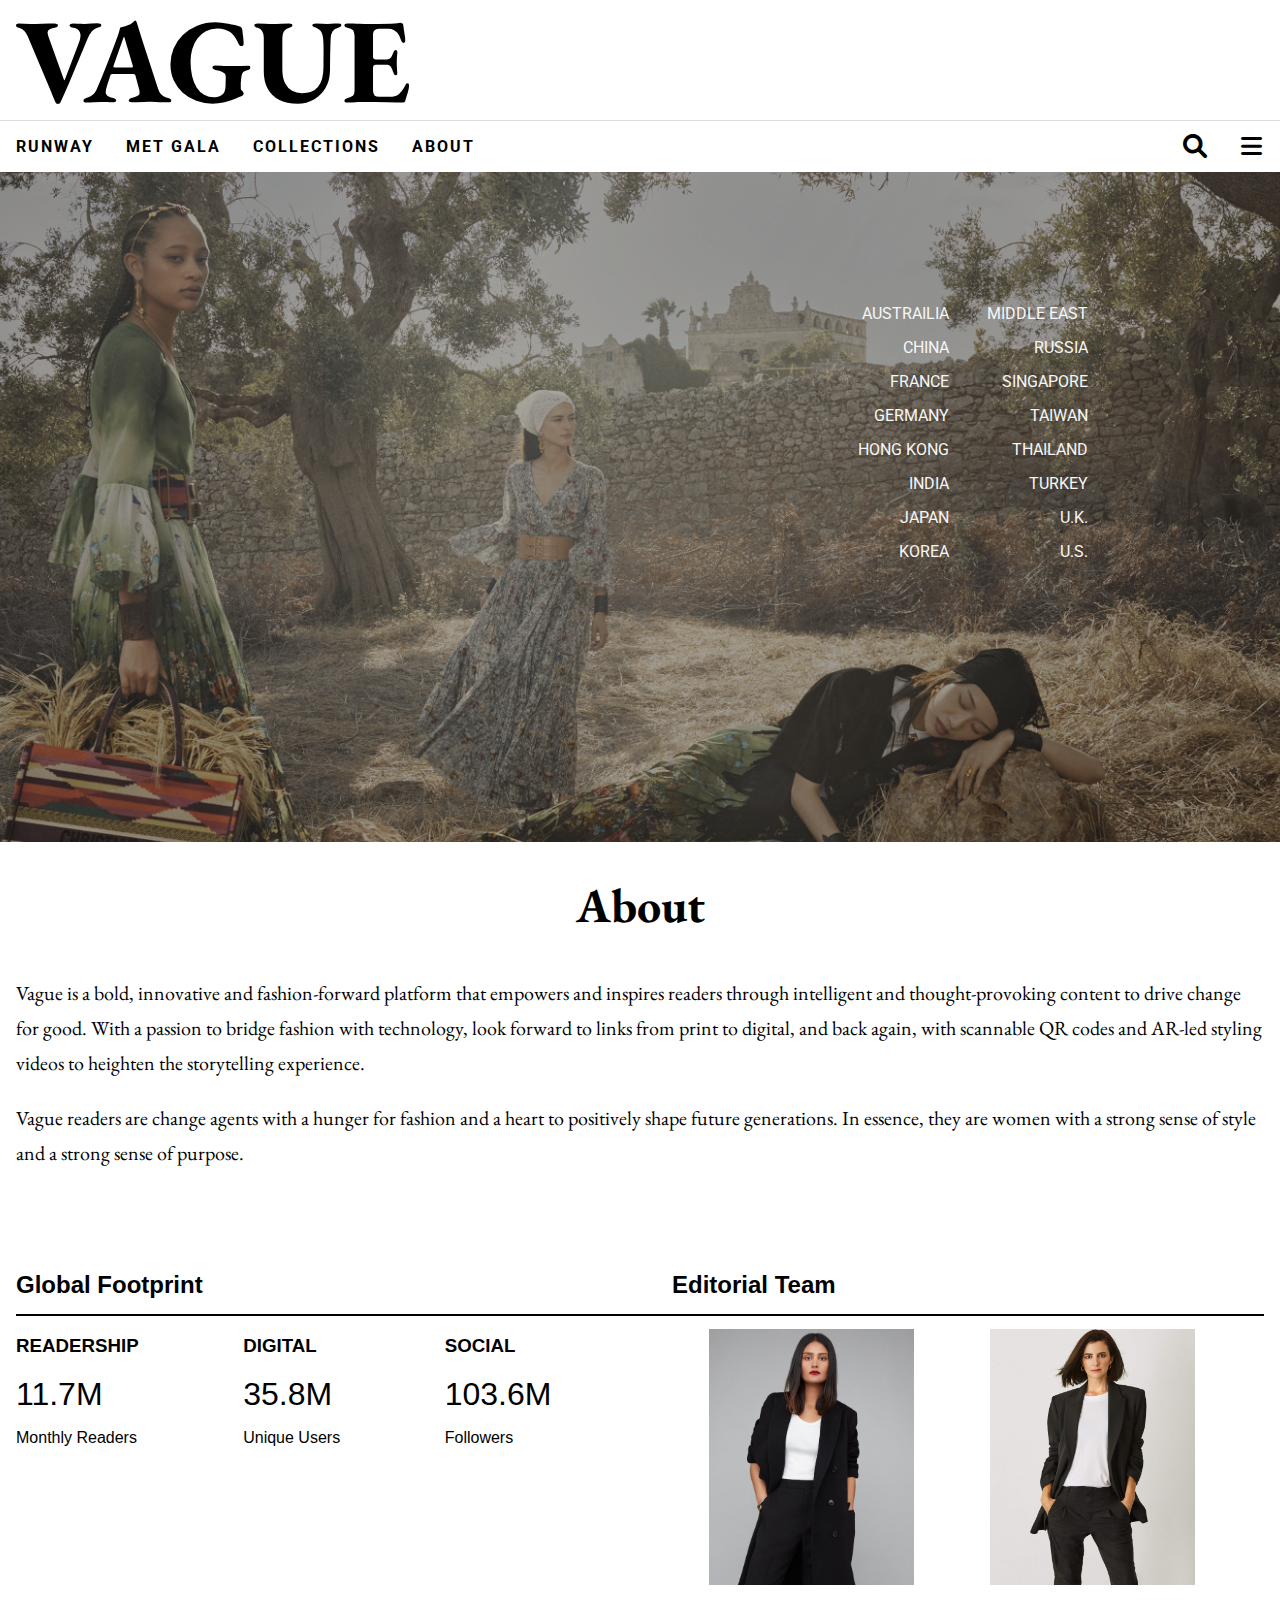
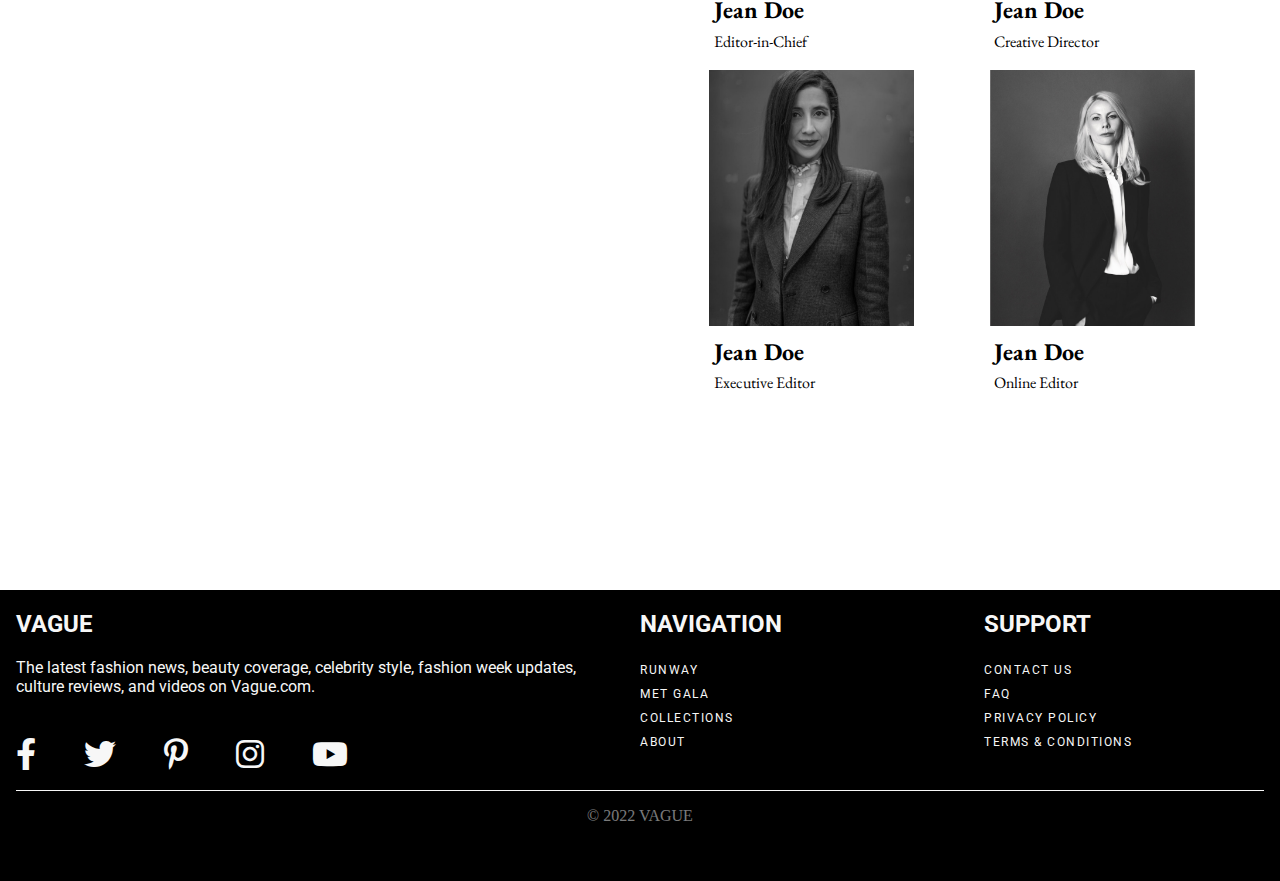
<file: aboutUs.html>
<!DOCTYPE html>
<html lang="en">
<head>
    <meta charset="UTF-8">
    <meta http-equiv="X-UA-Compatible" content="IE=edge">
    <meta name="viewport" content="width=device-width, initial-scale=1.0">
    <title>Vague</title>
    <link rel="stylesheet" href="https://cdnjs.cloudflare.com/ajax/libs/font-awesome/6.0.0/css/all.min.css"/>
    <link rel="preconnect" href="https://fonts.googleapis.com">
    <link rel="preconnect" href="https://fonts.gstatic.com" crossorigin>
    <link href="https://fonts.googleapis.com/css2?family=EB+Garamond&display=swap" rel="stylesheet">
    <link href="https://fonts.googleapis.com/css2?family=Roboto:wght@300&display=swap" rel="stylesheet">
    <link href="https://fonts.googleapis.com/css2?family=EB+Garamond:wght@800&display=swap" rel="stylesheet">
</head>
<body>
    <!--Header-->
    <header>
        <a id="homeAnchor" href="#"><h1>VAGUE</h1></a>
    </header>
    <!--Start of navbar-->
    <section class ="navBar" id="navBar">
        <div class="navBarContent">
            <div class="mainNav">
                <!--Navbar links--> 
                <ul>
                    <li><a id="runwayAnchor" href="#">RUNWAY</a></li>
                    <li><a id="metGalaAnchor" href="#">MET GALA</a></li>
                    <li><a id="collectionAnchor" href="#">COLLECTIONS</a></li>
                    <li><a id="aboutAnchor" href="#">ABOUT</a></li>
                </ul>
            </div>
            <div class="utilityNav">
                <!--Hamburger and search feature-->
                <ul>
                    <li><a onclick="showSearchPage()"><i class="fa fa-search"></i></a></li>
                    <li><a onclick="showHamburgerMenu()"><i class="fa fa-bars"></i></a></li>
                </ul>
            </div>
        </div>
    </section>
    <!--Search page overlay-->
    <div id="searchPage" class="searchPage">
        <div id="crossButton1" class="searchCross" onclick="closeSearchPage()"><i class="fa fa-times"></i></div>
        <!--Search bar-->
        <form id="searchForm" class="searchForm">
            <button type="submit" class="submitButton"><i class="fa fa-search"></i></button>
            <input class="searchBar" type="Search" placeholder="Search">
        </form>
    </div>
    <!--Hamburger menu overlay-->
    <div id="hamburgerMenu" class="hamburgerMenu">
        <div id="crossButton2" class="hamburgerCross" onclick="closeHamburgerMenu()"><i class="fa fa-times"></i></div>
        <div class="hamburgerContent">
            <ul class="hamburgerLinks">
                <!--Hamburger menu links-->
                <li><a id="runwayAnchor2" href="#">Runway</a></li>
                <li><a id="metGalaAnchor2" href="#">Met Gala</a></li>
                <li><a id="collectionAnchor2" href="#">Collections</a></li>
                <li><a id="aboutAnchor2" href="#">About</a></li>
            </ul>
            <div class="hamburgerExtras">
                <div class="hamburgerSocials">
                    <!--Hamburger social links-->
                    <p>FOLLOW US</p>
                    <ul>
                        <li><a href=""><i class="fa-brands fa-facebook-f"></i></a></li>
                        <li><a href=""><i class="fa-brands fa-twitter"></i></a></li>
                        <li><a href=""><i class="fa-brands fa-pinterest-p"></i></a></li>
                        <li><a href=""><i class="fa-brands fa-instagram"></i></a></li>
                        <li><a href=""><i class="fa-brands fa-youtube"></i></a></li>
                    </ul>
                </div>
                <div class="hamburgerModes">
                    <!--Night/Light mode options-->
                    <p>MODE</p>
                    <ul>
                        <li id="lightModeBtn"><i class="fa-regular fa-sun"></i></li>
                        <li id="nightModeBtn"><i class="fa-regular fa-moon"></i></li>
                    </ul>
                </div>
            </div>
        </div>
    </div>
    <!--Start of about us banner-->
    <div id="aboutUsBanner" class="aboutUsBanner">
        <img src="./Assets/AboutUs/aboutusbanner.jpeg" alt="Dior Cruise 2021 Campaign">
        <!--Internation branding tags-->
        <div class="aboutUsBannerOverlay">
            <!--First list-->
            <ul>
                <li>AUSTRAILIA</li>
                <li>CHINA</li>
                <li>FRANCE</li>
                <li>GERMANY</li>
                <li>HONG KONG</li>
                <li>INDIA</li>
                <li>JAPAN</li>
                <li>KOREA</li>                
            </ul>
            <!--Second list-->
            <ul>
                <li>MIDDLE EAST</li>
                <li>RUSSIA</li>
                <li>SINGAPORE</li>
                <li>TAIWAN</li>
                <li>THAILAND</li>
                <li>TURKEY</li>
                <li>U.K.</li>
                <li>U.S.</li>
            </ul>
        </div>
    </div>
    <!--Start of about us section-->
    <section class="aboutUs">
        <!--About us content-->
        <div class="aboutUsContent">
            <h2>About</h2>
            <p>Vague is a bold, innovative and fashion-forward platform that empowers and inspires readers through intelligent and thought-provoking content to drive change for good. With a passion to bridge fashion with technology, look forward to links from print to digital, and back again, with scannable QR codes and AR-led styling videos to heighten the storytelling experience.</p>
            <p>Vague readers are change agents with a hunger for fashion and a heart to positively shape future generations. In essence, they are women with a strong sense of style and a strong sense of purpose.</p>
        </div>
    </section>
    <section class="statsContainer">
        <div class="statsContent">
            <!--Company statistics-->
            <div class="globalStats">
                <div class="title"><h2>Global Footprint</h2></div>
                <div class="globalStatsInfo">
                    <div class="readership">
                        <h3>READERSHIP</h3>
                        <p>11.7M</p>
                        <p>Monthly Readers</p>
                    </div>
                    <div class="digital">
                        <h3>DIGITAL</h3>
                        <p>35.8M</p>
                        <p>Unique Users</p>
                    </div>
                    <div class="social">
                        <h3>SOCIAL</h3>
                        <p>103.6M</p>
                        <p>Followers</p>
                    </div>
                </div>
            </div>
            <!--Editorial team section-->
            <div class="teamInfo">
                <div class="teamInfoTitle">
                    <h2>Editorial Team</h2>
                </div>
                <div class="teamMembers">
                    <!--editor 1-->
                    <div id="editor1" class="editorContainer">
                        <img src="./Assets/AboutUs/editor1.jpeg" alt="Portrait of editor 1">
                        <h3>Jean Doe</h3>
                        <p>Editor-in-Chief</p>
                    </div>
                    <!--editor 2-->
                    <div id="editor2" class="editorContainer">
                        <img src="./Assets/AboutUs/editor2.jpeg" alt="Portrait of editor 2">
                        <h3>Jean Doe</h3>
                        <p>Creative Director</p>
                    </div>
                    <!--editor 3-->
                    <div id="editor3" class="editorContainer">
                        <img src="./Assets/AboutUs/editor3.jpeg" alt="Portrait of editor 3">
                        <h3>Jean Doe</h3>
                        <p>Executive Editor</p>
                    </div>
                    <!--editor 4-->
                    <div id="editor4" class="editorContainer">
                        <img src="./Assets/AboutUs/editor4.jpeg" alt="Portrait of editor 4">
                        <h3>Jean Doe</h3>
                        <p>Online Editor</p>
                    </div>
                </div>          
            </div>
        </div>
    </section>
    <!--Start of footer-->      
    <footer>
        <div class="footerContent">
            <div class="footerSection1">
                <!--Company description-->
                <h2>VAGUE</h2>
                <p>The latest fashion news, beauty coverage, celebrity style, fashion week updates, culture reviews, and videos on Vague.com.</p>
                <!--Footer social links-->
                <div class="footerSocials">
                    <ul>
                        <li><a href=""><i class="fa-brands fa-facebook-f"></i></a></li>
                        <li><a href=""><i class="fa-brands fa-twitter"></i></a></li>
                        <li><a href=""><i class="fa-brands fa-pinterest-p"></i></a></li>
                        <li><a href=""><i class="fa-brands fa-instagram"></i></a></li>
                        <li><a href=""><i class="fa-brands fa-youtube"></i></a></li>
                    </ul>
                </div>
            </div>
            <div class="footerSection2">
                <!--Footer navigation links-->
                <h2>NAVIGATION</h2>
                <ul>
                    <li><a id="runwayAnchor3" href="#">RUNWAY</a></li>
                    <li><a id="metGalaAnchor3" href="#">MET GALA</a></li>
                    <li><a id="collectionAnchor3" href="#">COLLECTIONS</a></li>
                    <li><a id="aboutAnchor3" href="#">ABOUT</a></li>
                </ul>
            </div>
            <div class="footerSection3">
                <!--Footer support links-->
                <h2>SUPPORT</h2>
                <ul>
                    <li><a href="#">CONTACT US</a></li>
                    <li><a href="#">FAQ</a></li>
                    <li><a href="#">PRIVACY POLICY</a></li>
                    <li><a href="#">TERMS & CONDITIONS</a></li>
                </ul>
            </div>
        </div>
        <!--Website copyrights-->
        <div class="footerEnding">
            <p>&copy 2022 VAGUE</p>
        </div>
    </footer>
    <script src="Scripts/script.js"></script>
    <script src="Scripts/aboutUsScript.js"></script>
</body>
</html>
</file>
